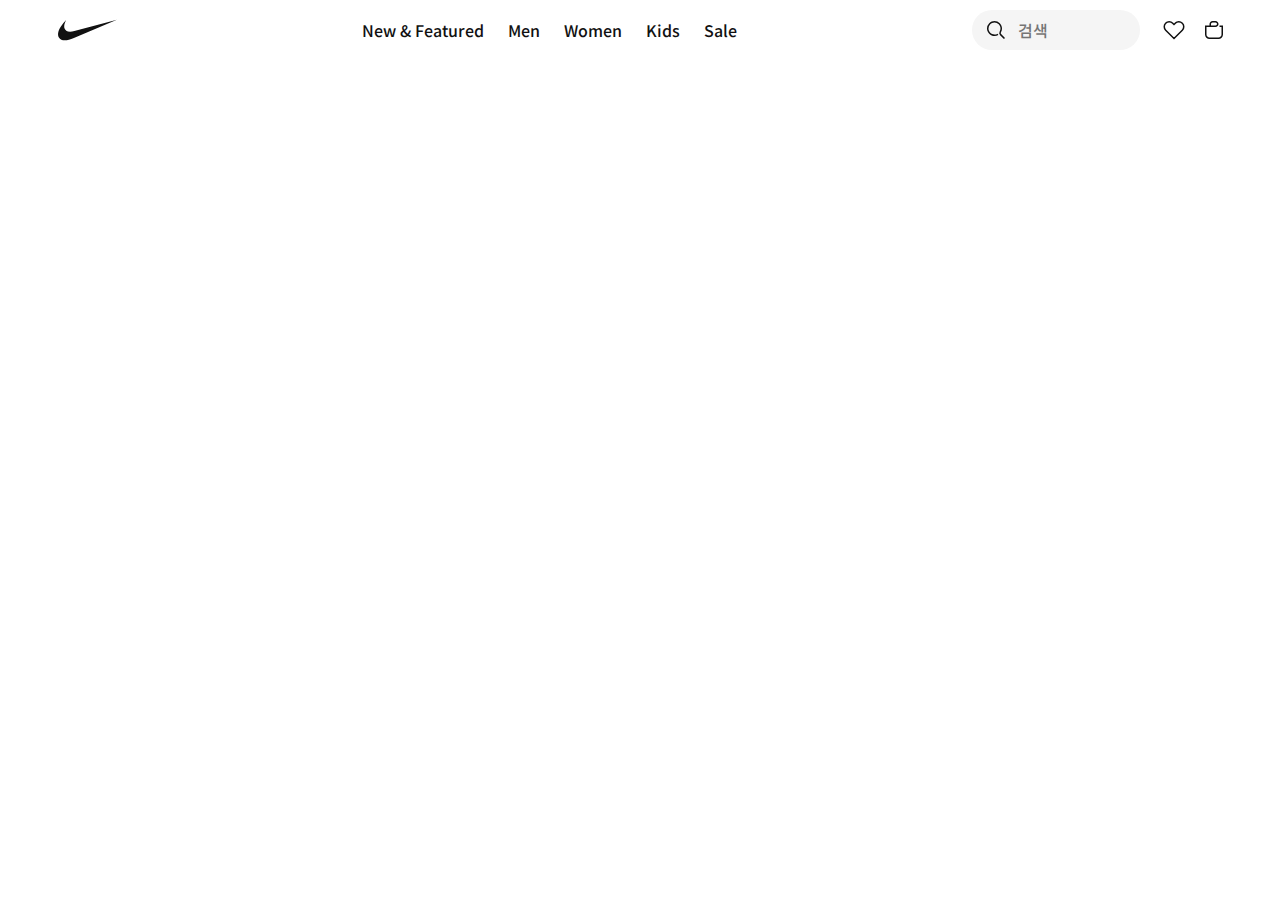
<file: vanilaproject-refactoring/pages/customerService/index.html>
<!DOCTYPE html>
<html lang="en">
<head>
    <meta charset="UTF-8">
    <meta name="viewport" content="width=device-width, initial-scale=1.0">
    <title>Document</title>
    <script src="../../components/header/index.js"></script>
</head>
<body>
    <custom-header/>
    <h1>고객센터</h1>
</body>
</html>
</file>
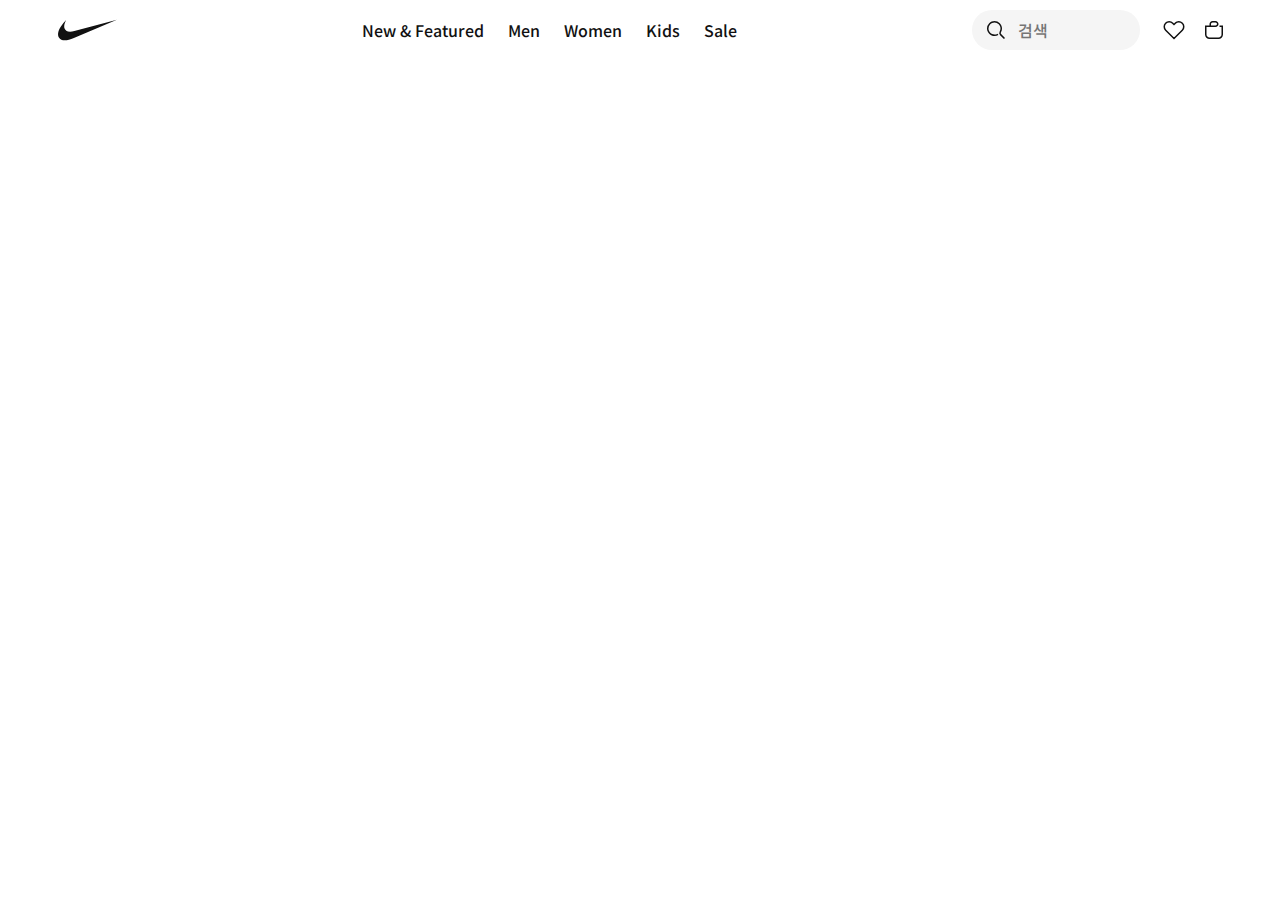
<file: vanilaproject-refactoring/pages/findStore/index.html>
<!DOCTYPE html>
<html lang="en">
<head>
    <meta charset="UTF-8">
    <meta name="viewport" content="width=device-width, initial-scale=1.0">
    <title>Document</title>
    <script src="../../components/header/index.js"></script>
</head>
<body>
    <custom-header/>
    <h3>매장찾기</h3>
</body>
</html>
</file>
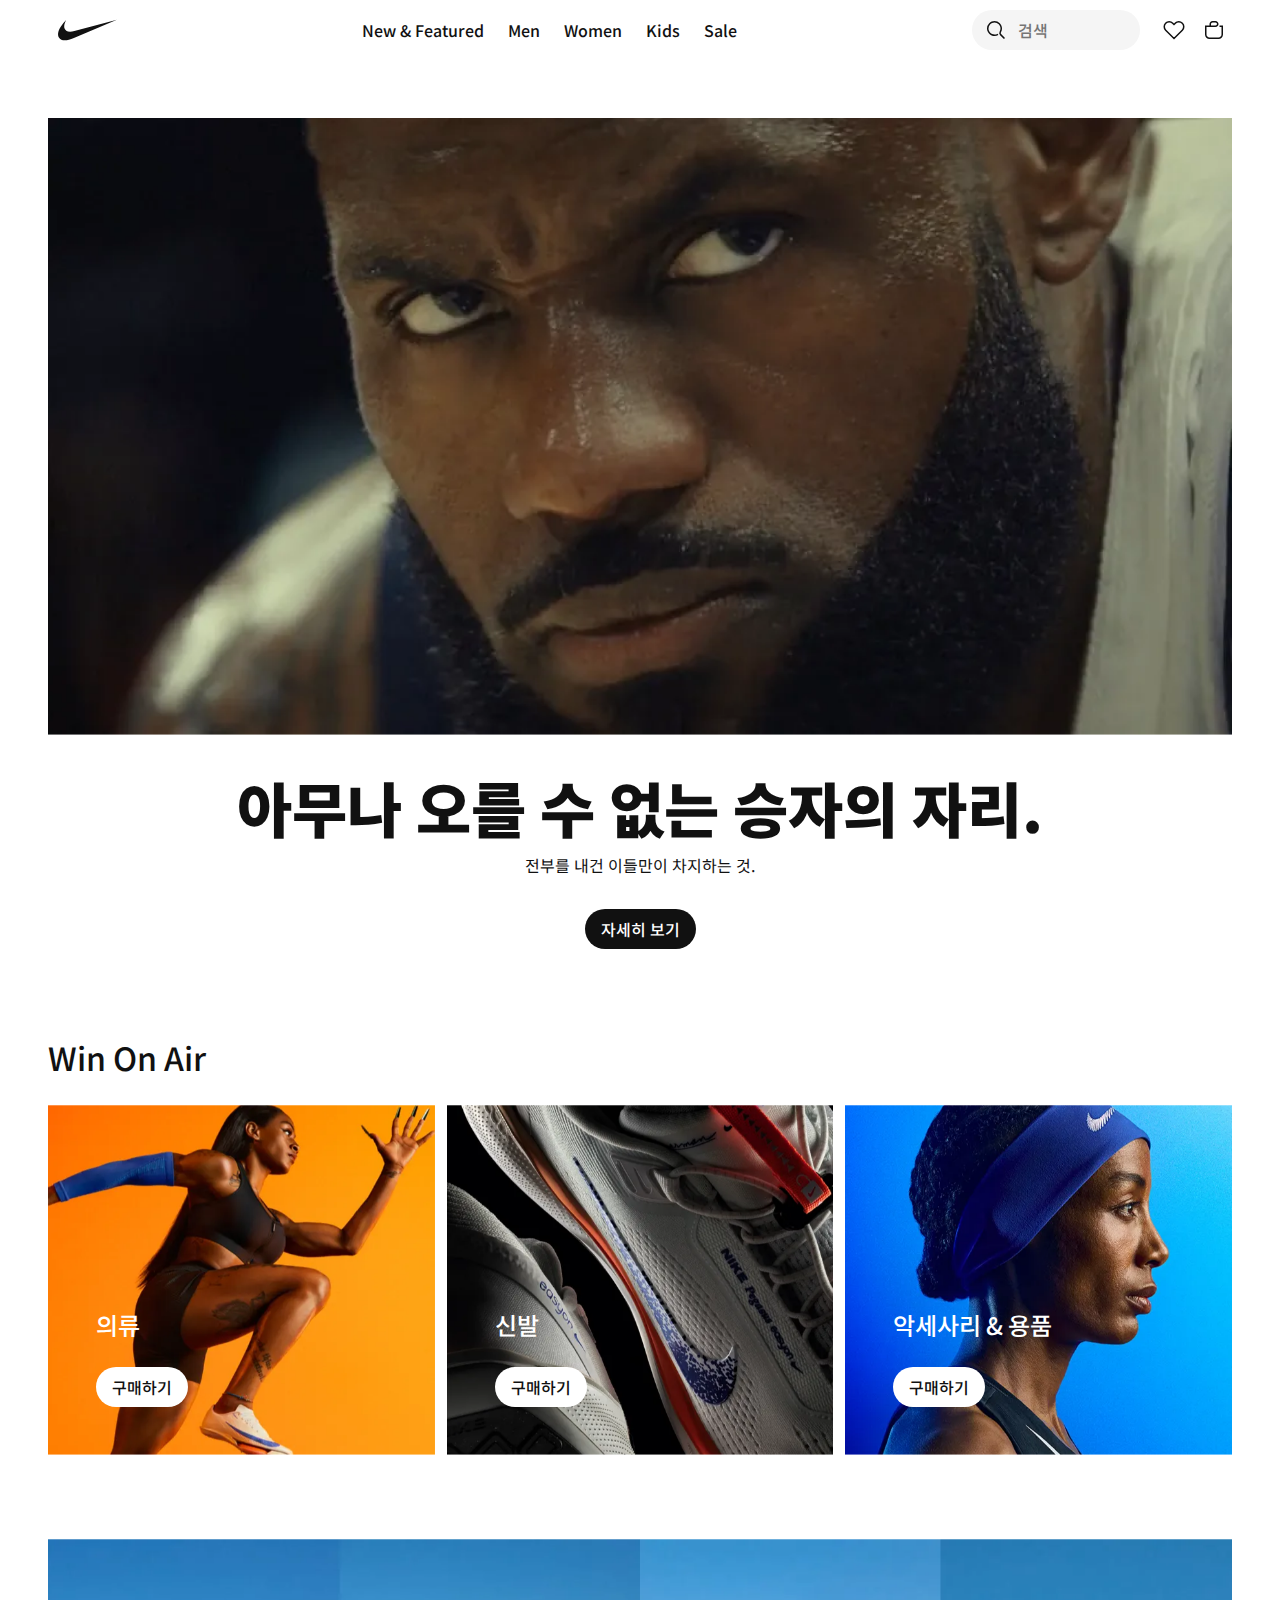
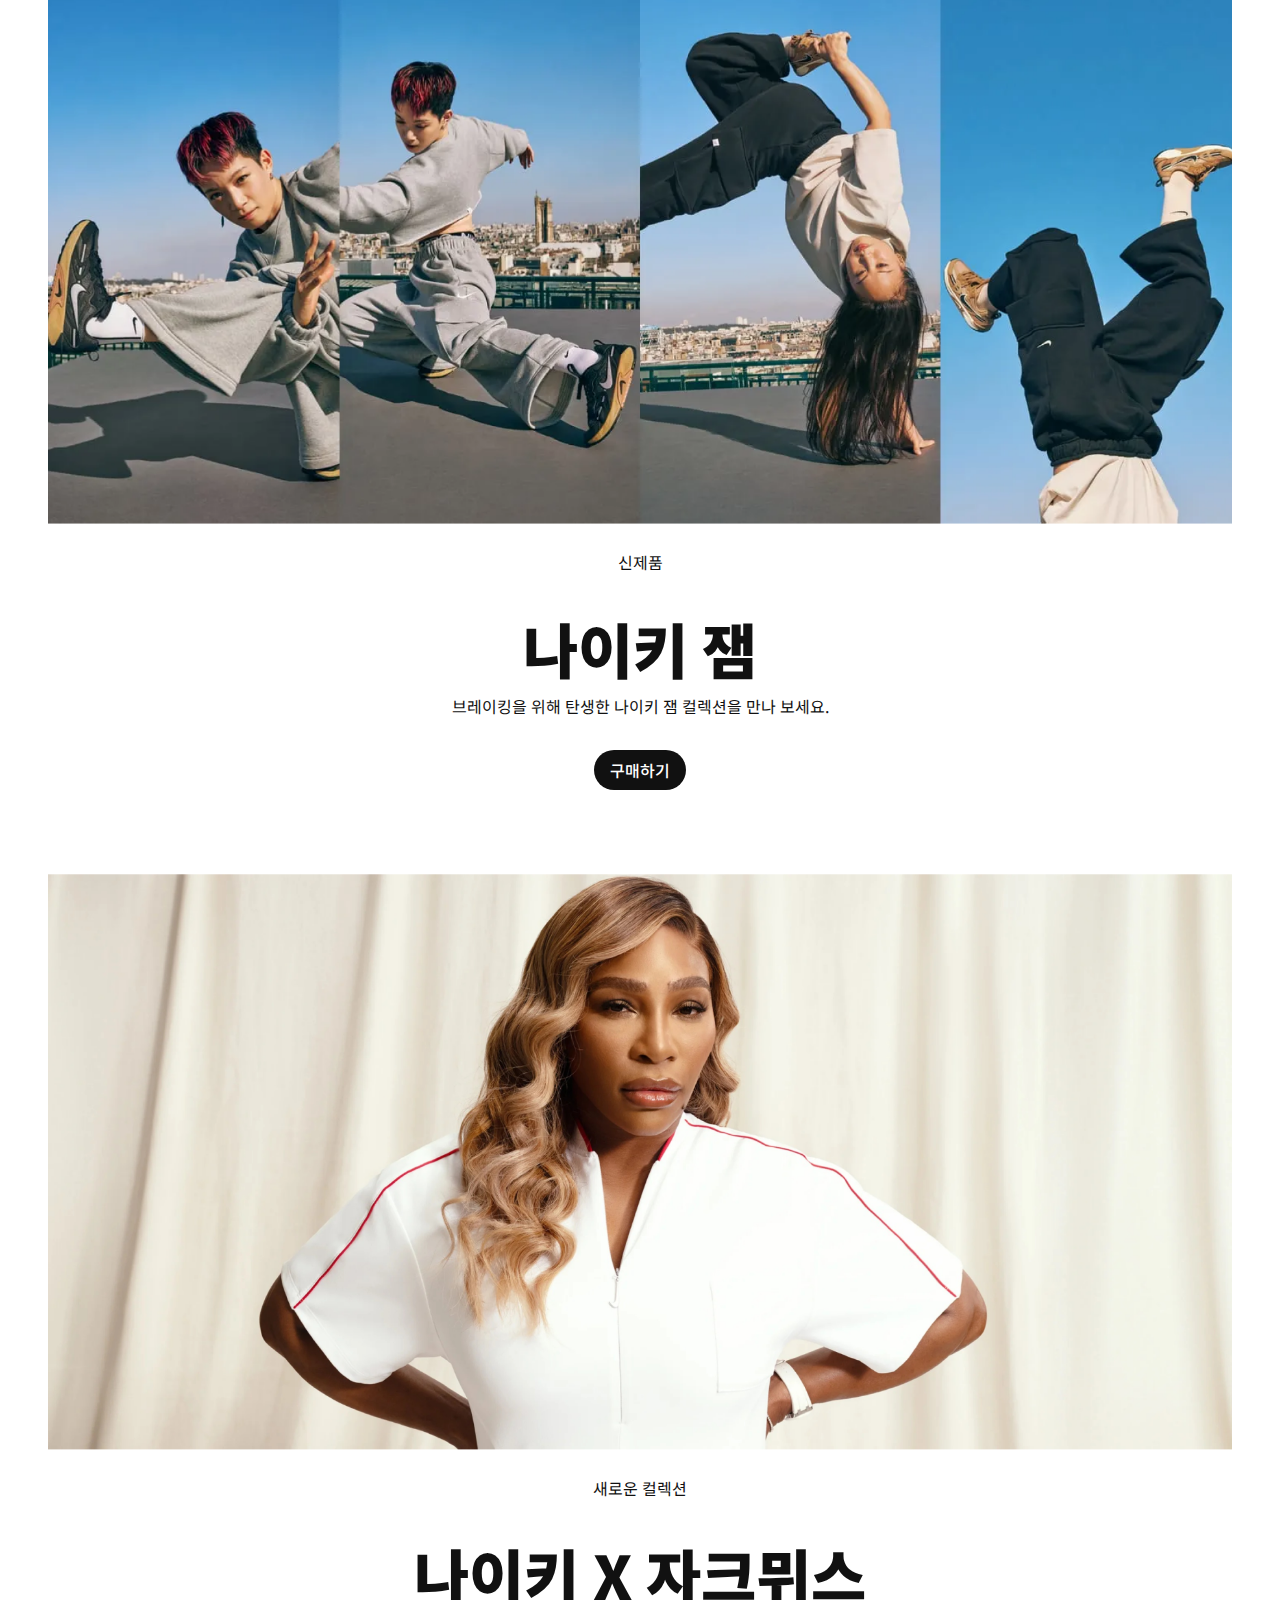
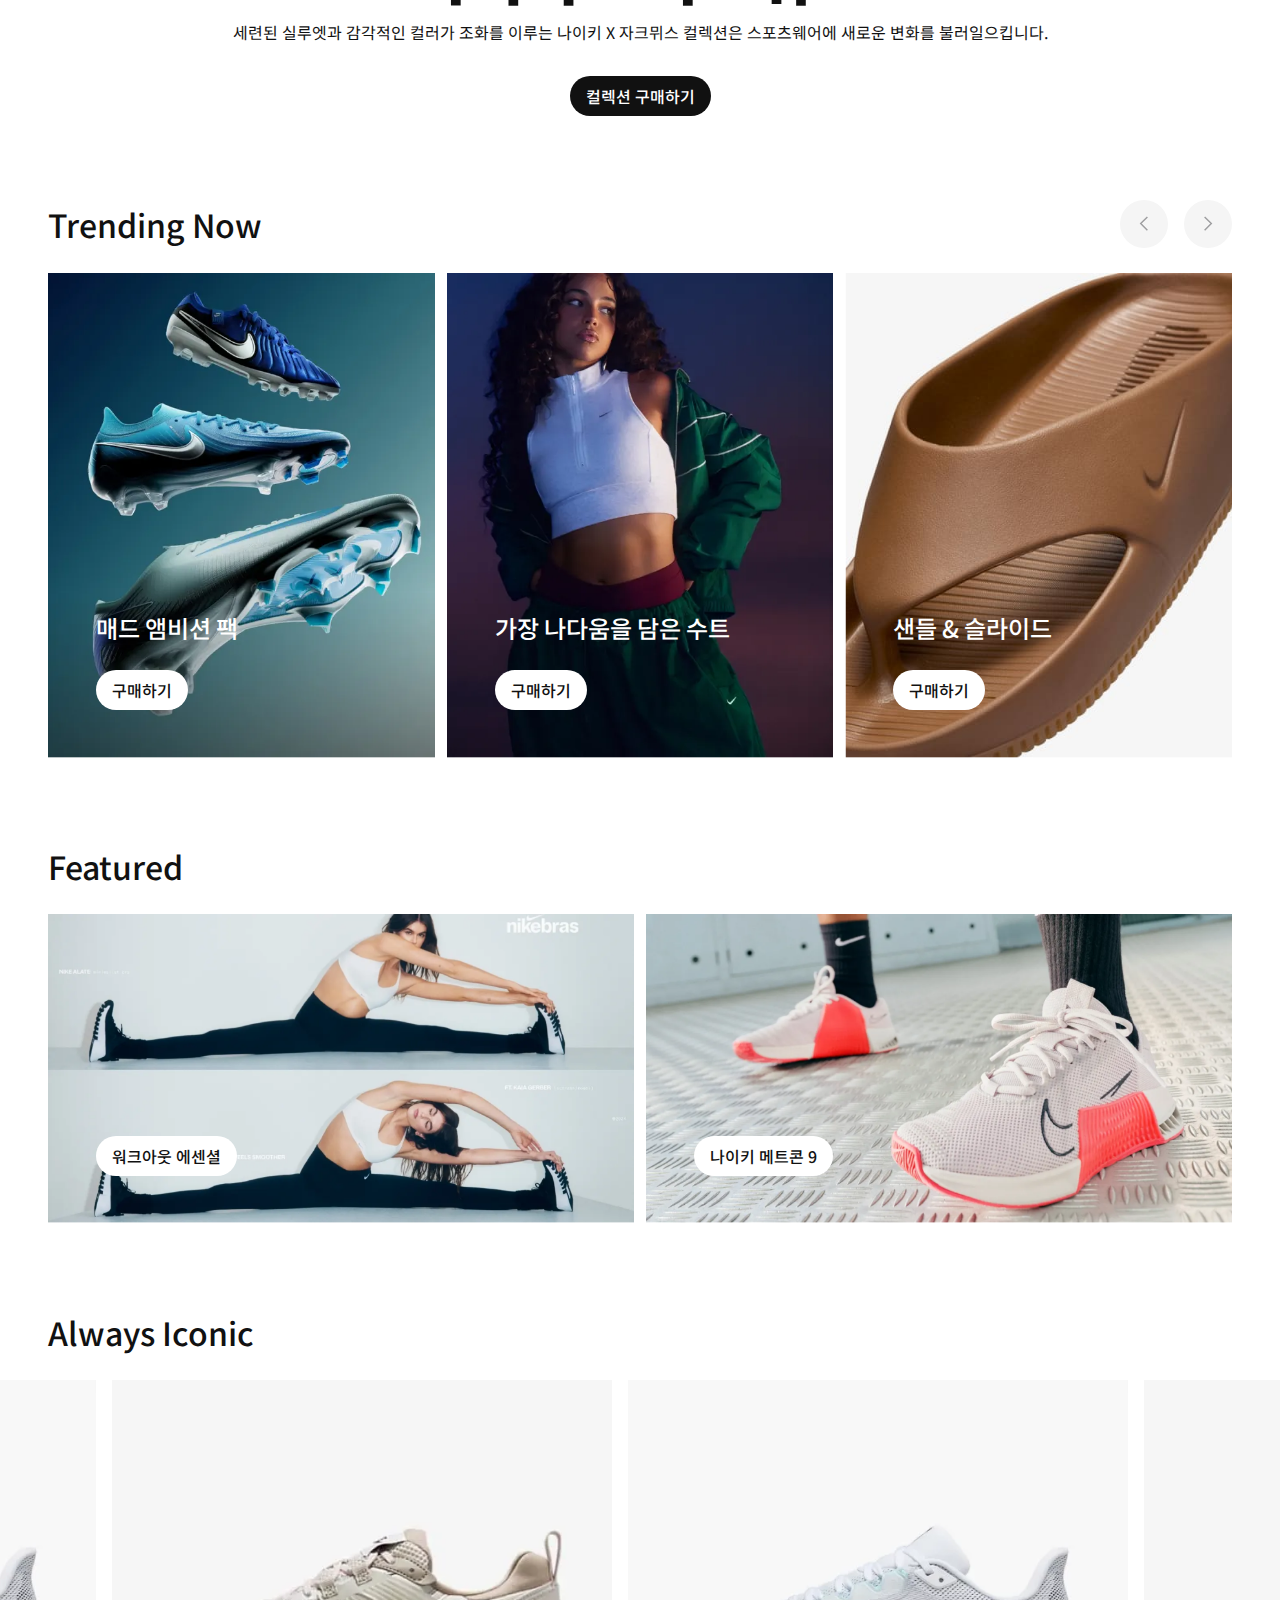
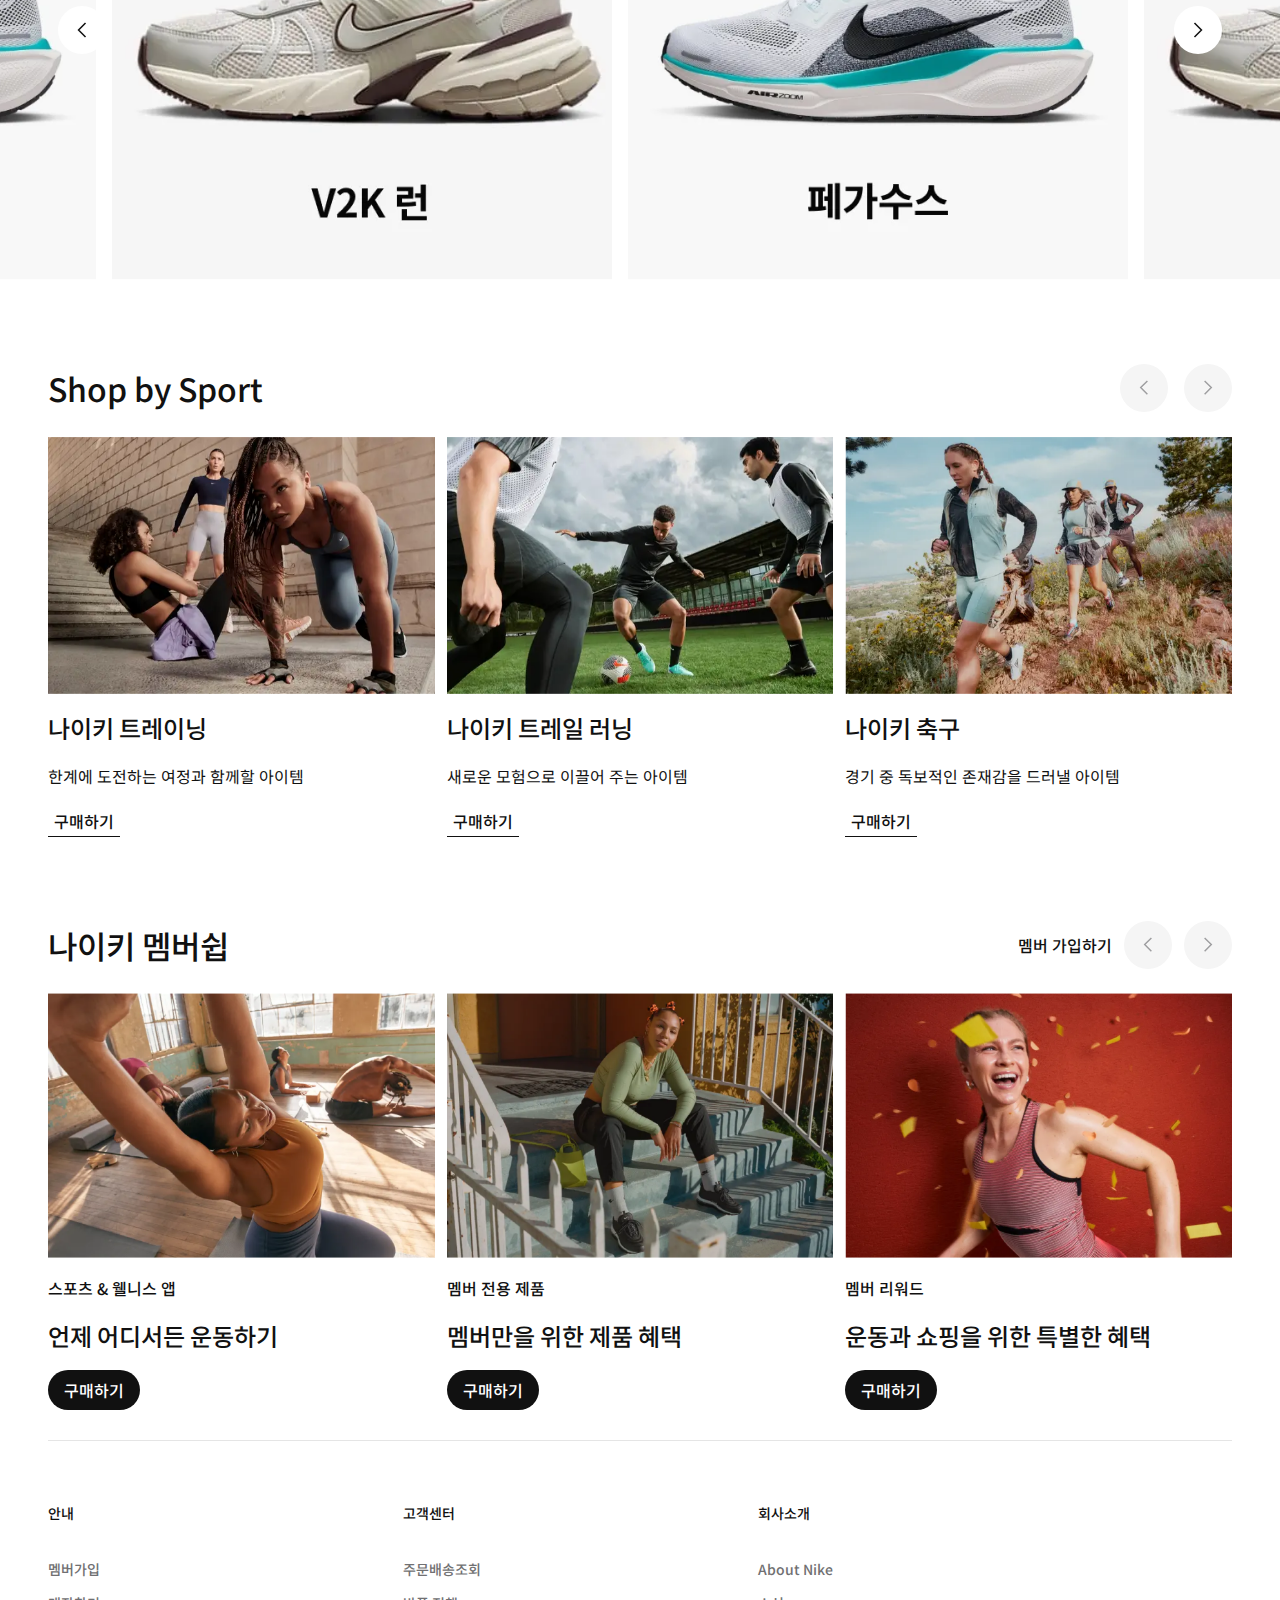
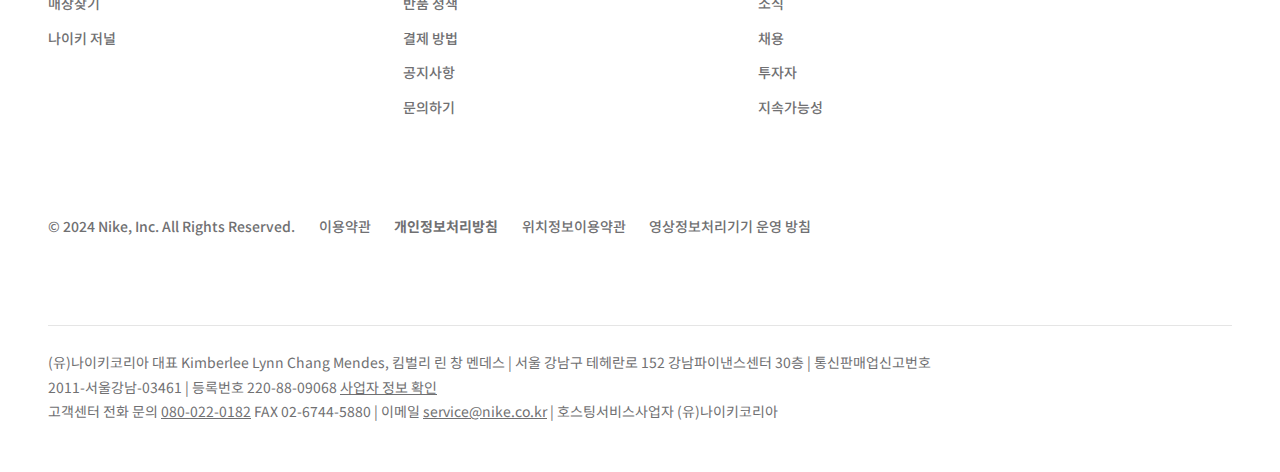
<file: vanilaproject-refactoring/pages/main/index.html>
<!DOCTYPE html>
<html lang="en">

<head>
  <meta charset="UTF-8">
  <meta name="viewport" content="width=device-width, initial-scale=1.0">
  <title>Vanila Project</title>
  <link rel="stylesheet" href="index.css"/>
  <link rel="stylesheet" href="../../css/reset.css"/>
  <link rel="stylesheet" href="../../css/common.css"/>
  <link rel="stylesheet" href="../../css/layout.css"/>
  <link href="https://fonts.googleapis.com/css2?family=Noto+Sans+KR:wght@100;300;400;500;700;900&display=swap"
    rel="stylesheet">
  <script src="../../components/header/index.js"></script>
  <script src="../../components/footer/index.js"></script>
</head>

<body>
  <custom-header />
  <main class="container section-wrapper">
    <!-- 인트로 -->
    <section class="section-intro">
      <img src="../../assets/banner.png" />
      <h1>아무나 오를 수 없는 승자의 자리.</h1>
      <p>전부를 내건 이들만이 차지하는 것.</p>
      <button class="filled-button">자세히 보기</button>
    </section>

    <!-- Win On Air -->
    <section class="section-category-wrapper">
      <h1>Win On Air</h1>

      <div class="section-category">
        <article>
          <img src="../../assets/winonair1.png" />
          <p>의류</p>
          <button class="filled-button light">
            구매하기
          </button>
        </article>
        <article>
          <img src="../../assets/winonair2.png" />
          <p>신발</p>
          <button class="filled-button light">
            구매하기
          </button>
        </article>
        <article>
          <img src="../../assets/winonair3.png" />
          <p>악세사리 & 용품</p>
          <button class="filled-button light">
            구매하기
          </button>
        </article>
      </div>
    </section>

    <!-- 나이키 잼 -->
    <section class="section-intro">
      <img src="../../assets/nikejam.png" />
      <p style="margin-top: 24px;">신제품</p>
      <h1>나이키 잼</h1>
      <p>브레이킹을 위해 탄생한 나이키 잼 컬렉션을 만나 보세요.</p>
      <button class="filled-button">구매하기</button>
    </section>

    <!-- 나이키 x 자크뮈스 -->
    <section class="section-intro">
      <img src="../../assets/collection.png" />
      <p style="margin-top: 24px;">새로운 컬렉션</p>
      <h1>나이키 X 자크뮈스</h1>
      <p>세련된 실루엣과 감각적인 컬러가 조화를 이루는 나이키 X 자크뮈스 컬렉션은 스포츠웨어에 새로운 변화를 불러일으킵니다.</p>
      <button class="filled-button">컬렉션 구매하기</button>
    </section>

    <!-- Trending Now -->
    <section class="section-category-wrapper">
     <div style="display: flex; justify-content: space-between;">
      <h1>Trending Now</h1>
      <div class="button-wrapper">
        <img class="left-button" style="margin-right: 12px;" src="../../assets/leftButton.svg" />
        <img class="right-button" src="../../assets/rightButton.svg" />
      </div>
     </div>

      <div class="section-category">
        <article>
          <img src="../../assets/trending1.png" />
          <p>매드 앰비션 팩</p>
          <button class="filled-button light">
            구매하기
          </button>
        </article>
        <article>
          <img src="../../assets/trending2.png" />
          <p>가장 나다움을 담은 수트</p>
          <button class="filled-button light">
            구매하기
          </button>
        </article>
        <article>
          <img src="../../assets/trending3.png" />
          <p>샌들 & 슬라이드</p>
          <button class="filled-button light">
            구매하기
          </button>
        </article>
      </div>
    </section>

    <!-- Featured -->
    <section class="section-featured-wrapper">
      <h1>Featured</h1>

      <div class="section-featured">
        <article>
          <img src="../../assets/featured1.png" />
          <button class="filled-button light">워크아웃 에센셜</button>
          <button class="filled-button">구매하기</button>
        </article>

        <article>
          <img src="../../assets/featured2.png" />
          <button class="filled-button light">나이키 메트콘 9</button>
          <button class="filled-button">구매하기</button>
        </article>
      </div>
    </section>

    <!-- Always Iconic -->
    <section class="section-slider">
      <h1>Always Iconic</h1>

      <div class="slider-wrapper">
        <nav class="button-wrapper">
          <button class="slider-left-button">
            <img src="../../assets/sliderButtonLeft.svg" />
          </button>
          <button class="slider-right-button">
            <img src="../../assets/sliderButtonRight.svg" />
          </button>
        </nav>
        <ul class="slider">
          <li>
            <img src="../../assets/product4.png" />
          </li>

          <li>
            <img src="../../assets/product5.png" />
          </li>

          <li>
            <img src="../../assets/product4.png" />
          </li>

          <li>
            <img src="../../assets/product5.png" />
          </li>

          <li>
            <img src="../../assets/product4.png" />
          </li>

          <li>
            <img src="../../assets/product5.png" />
          </li>

          <li>
            <img src="../../assets/product4.png" />
          </li>

          <li>
            <img src="../../assets/product5.png" />
          </li>
        </ul>
      </div>
    </section>

    <!-- Shop by Sport -->
    <section class="section-category-wrapper" style="width: 100%;">
      <div style="display: flex; justify-content: space-between;">
        <h1>Shop by Sport</h1>
        <div class="button-wrapper">
          <img class="left-button" style="margin-right: 12px;" src="../../assets/leftButton.svg" />
          <img class="right-button" src="../../assets/rightButton.svg" />
        </div>
      </div>
    
      <div class="section-sport">

        <article>
          <img src="../../assets/sport1.png" />
          <div>
            <h3>나이키 트레이닝</h3>
            <p>한계에 도전하는 여정과 함께할 아이템</p>
            <button>
              구매하기
            </button>
          </div>
        </article>

        <article>
          <img src="../../assets/sport2.png" />
          <div>
            <h3>나이키 트레일 러닝</h3>
            <p>새로운 모험으로 이끌어 주는 아이템</p>
            <button>
              구매하기
            </button>
          </div>
        </article>

        <article>
          <img src="../../assets/sprot3.png" />
          <div>
            <h3>나이키 축구</h3>
            <p>경기 중 독보적인 존재감을 드러낼 아이템</p>
            <button>
              구매하기
            </button>
          </div>
        </article>

        <article>
          <img src="../../assets/sport4.png" />
          <div>
            <h3>나이키 골프</h3>
            <p>골프 필드 위 자신감을
              더해주는 스타일</p>
            <button>
              구매하기
            </button>
          </div>
        </article>

        <article>
          <img src="../../assets/sport5.png" />
          <div>
            <h3>나이키 테니스</h3>
            <p>강력한 서브를
              돋보이게 하는 스타일</p>
            <button>
              구매하기
            </button>
          </div>
        </article>

      </div>
    </section>

    <!-- 멤버쉽 -->
    <section class="section-membership section-category-wrapper">
      <div style="display: flex; justify-content: space-between;">
        <h1>나이키 멤버쉽</h1>
        <div class="button-wrapper">
          <p>멤버 가입하기</p>
          <img class="left-button" src="../../assets/leftButton.svg" />
          <img class="right-button" src="../../assets/rightButton.svg" />
        </div>
      </div>

      <div class="section-category">
        <article>
          <img src="../../assets/membership1.png" />
          <p>스포츠 & 웰니스 앱</p>
          <h1>언제 어디서든 운동하기</h1>
          <button class="filled-button">
            구매하기
          </button>
        </article>
        <article>
          <img src="../../assets/membership2.png" />
          <p>멤버 전용 제품</p>
          <h1>멤버만을 위한 제품 혜택</h1>
          <button class="filled-button">
            구매하기
          </button>
        </article>
        <article>
          <img src="../../assets/membership3.png" />
          <p>멤버 리워드</p>
          <h1>운동과 쇼핑을 위한 특별한 혜택</h1>
          <button class="filled-button">
            구매하기
          </button>
        </article>
      </div>
    </section>

  </main>
  <div class="container">
    <custom-footer />
  </div>
  </div>

</body>
<script>
  const slider = document.querySelector('.slider');
  const slides = slider.querySelectorAll('li');
  const leftButton = document.querySelector('.slider-left-button');
  const rightButton = document.querySelector('.slider-right-button');

  let currentIdx = Math.floor(slides.length / 2);  // 중간 아이템으로 초기화
  let liWidth = slides[0].clientWidth;
  let translate = -liWidth * currentIdx;  // 중간 아이템에 맞춰 초기 translate 설정

  const mediaQuery = window.matchMedia("(max-width: 430px)");

  window.addEventListener('load', () => {
    if (mediaQuery.matches) {
      slider.style.transform = "0px";
    } else {
      slider.style.transform = `translateX(${translate}px)`;
    }
  });

  rightButton.addEventListener('click', function () {
    event.preventDefault();
    if (currentIdx !== slides.length - 1) {
      translate -= liWidth;
      slider.style.transform = `translateX(${translate}px)`;
      currentIdx += 1;
    }
  });

  leftButton.addEventListener('click', function () {
    event.preventDefault();
    if (currentIdx !== 0) {
      translate += liWidth;
      slider.style.transform = `translateX(${translate}px)`;
      currentIdx -= 1;
    }
  });
</script>

</html>
</file>
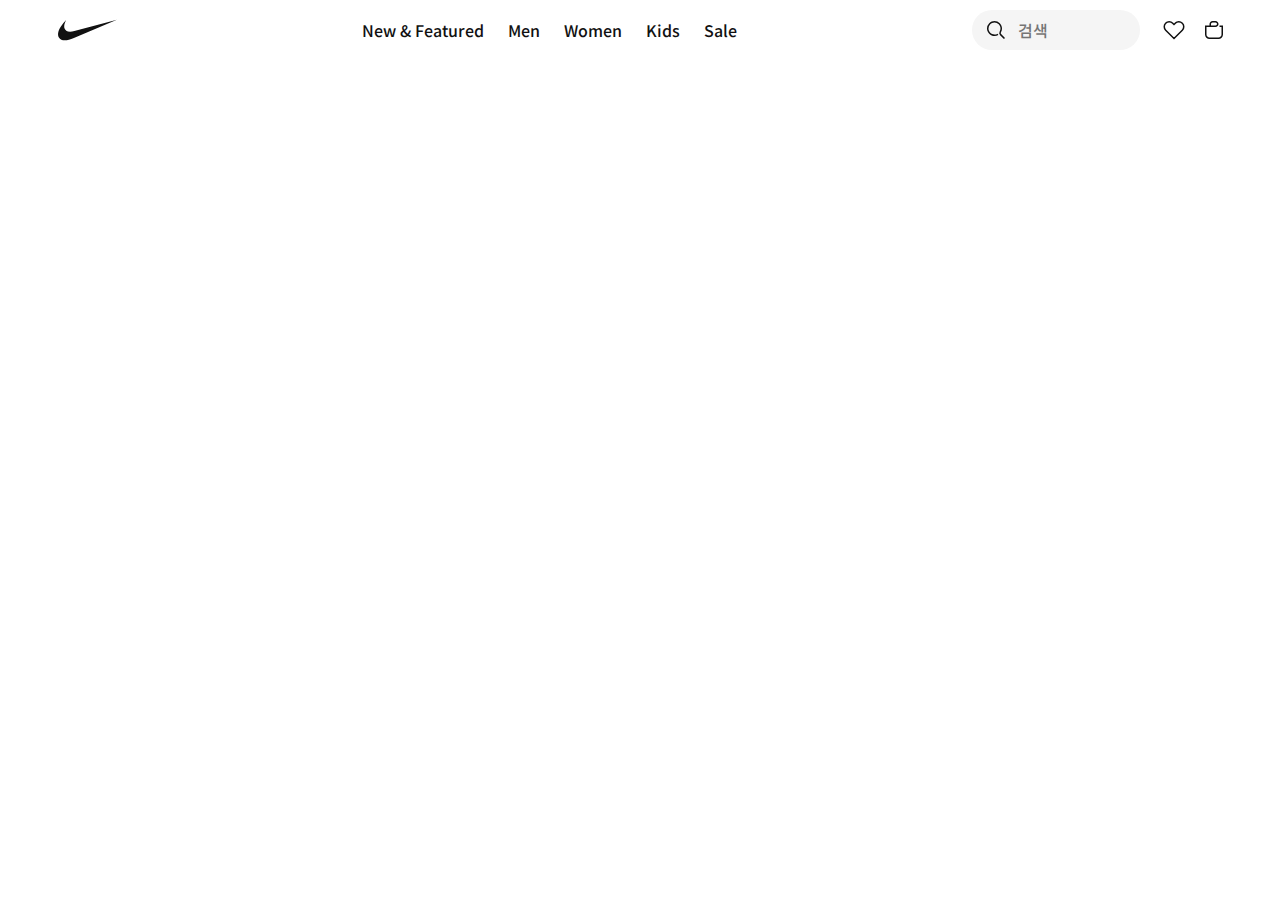
<file: vanilaproject-refactoring/pages/products/index.html>
<!DOCTYPE html>
<html lang="en">
<head>
    <meta charset="UTF-8">
    <meta name="viewport" content="width=device-width, initial-scale=1.0">
    <title>Document</title>
    <script src="../../components/header/index.js"></script>
</head>
<body>
    <custom-header/>
    <h3>상품리스트</h3>
</body>
</html>
</file>
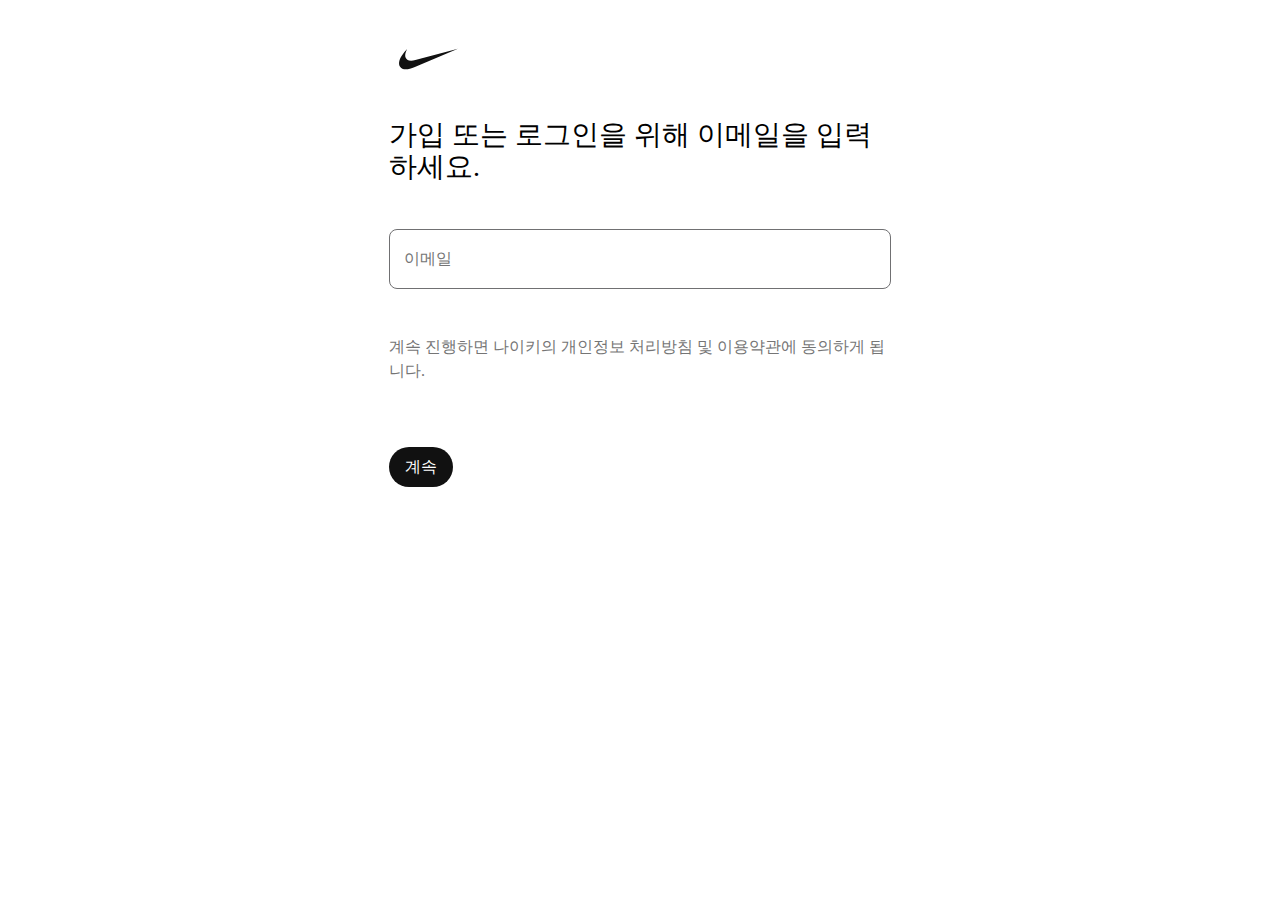
<file: vanilaproject-refactoring/pages/signin/index.html>
<!DOCTYPE html>
<html lang="en">
<head>
    <meta charset="UTF-8">
    <meta name="viewport" content="width=device-width, initial-scale=1.0">
    <title>로그인</title>
    <link rel="stylesheet" href="../../css/reset.css"/>
    <link rel="stylesheet" href="../../css/common.css"/>
    <link rel="stylesheet" href="../../css/layout.css"/>
    <link rel="stylesheet" href="index.css"/>
</head>
<body>    
    <main class="signup-container">
        <img src="../../assets/logo.svg"/>
        <h1>가입 또는 로그인을 위해 이메일을 입력하세요.</h1>
        <form>
            <div>
                <input placeholder="이메일"/>
            </div>
        </form>
        <p>계속 진행하면 나이키의 개인정보 처리방침  및 이용약관에 동의하게 됩니다.</p>

        <button class="filled-button">계속</button>
    </main>
    </div>
</body>
</html>
</file>
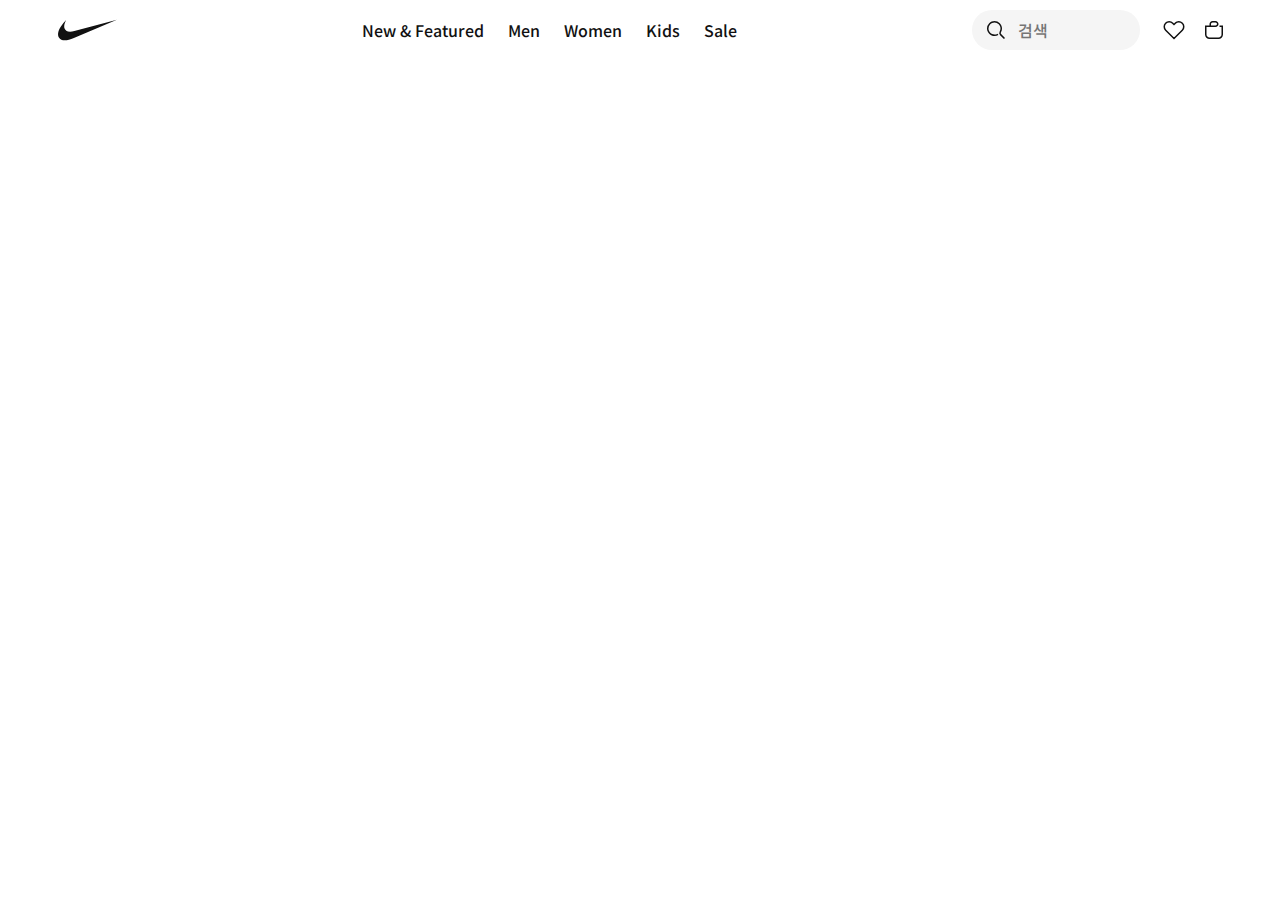
<file: vanilaproject-refactoring/pages/signup/index.html>
<!DOCTYPE html>
<html lang="en">
<head>
    <meta charset="UTF-8">
    <meta name="viewport" content="width=device-width, initial-scale=1.0">
    <title>Document</title>
    <script src="../../components/header/index.js"></script>
</head>
<body>
    <custom-header/>
    <h1>가입페이지</h1>
</body>
</html>
</file>
<file: vanilaproject-refactoring/pages/main/index.css>
/* 공통 레이아웃 */

.section-wrapper {
    display: flex;
    flex-direction: column;
    gap: 84px;    
}

.section-wrapper > section:first-child {
    margin-top: calc(60px + 58px);
}

section:nth-last-of-type(1) {
    padding-bottom: 30px;
    border-bottom: 1px solid #E5E5E5;    
}

/* 인트로 */

.section-intro {
    display: flex;
    flex-direction: column;
    align-items: center;    
}

.section-intro > img {
    width: 100%;
    height: auto;
    object-fit: cover;    
}

.section-intro > h1 {
    color: var(--111111, #111);
    text-align: center;
    font-family: "Noto Sans KR";
    font-size: 60px;
    font-style: normal;
    font-weight: 900;
    line-height: 72px; /* 120% */
    text-transform: uppercase;
    margin-top: 36px;
}

.section-intro > p {
    color: var(--111111, #111);
    text-align: center;
    font-family: "Noto Sans KR";
    font-size: 16px;
    font-style: normal;
    font-weight: 400;
    line-height: 28px; /* 175% */
    margin-top: 8px;
}

.section-intro > button {
    margin-top: 30px;
    color: var(--FFFFFF, #FFF);
    text-align: center;
    font-family: "Noto Sans KR";
    font-size: 16px;
    font-style: normal;
    font-weight: 500;
    line-height: 28px; /* 175% */
}

/* 카테고리 */

.section-category-wrapper {
    display: flex;
    flex-direction: column;
    flex-wrap: wrap;
    justify-content: space-between;
    gap: 24px;  
}

.section-category {
    display: flex;
    gap: 12px;
}

.section-category-wrapper h1 {
    color: var(--111111, #111);
font-family: "Noto Sans KR";
font-size: 32px;
font-style: normal;
font-weight: 500;
line-height: 48px; /* 150% */
}

.section-category > article {
    position: relative;
    flex: 1;
}

.section-category > article > button {
    position: absolute;
    left: 48px;
    bottom: 48px;
    color: var(--111111, #111);
    text-align: center;
    font-family: "Noto Sans KR";
    font-size: 16px;
    font-style: normal;
    font-weight: 500;
    line-height: 28px; /* 175% */
}

.section-category > article > p {
    position: absolute;
    left: 48px;
    bottom: 112.2px;
    color: var(--FFFFFF, #FFF);
    font-family: "Noto Sans KR";
    font-size: 24px;
    font-style: normal;
    font-weight: 500;
    line-height: 36px; /* 150% */
}

.section-category > article > img {
    width: 100%;
    height: 100%;
    object-fit: cover;  
    overflow: hidden;
}

/* Featured */

.section-featured-wrapper {
    display: flex;
    flex-direction: column;
    gap: 24px;
}

.section-featured-wrapper > h1 {
    color: var(--111111, #111);
    font-family: "Noto Sans KR";
    font-size: 32px;
    font-style: normal;
    font-weight: 500;
    line-height: 48px; /* 150% */
}

.section-featured {
    display: flex;
    gap: 12px;
}

.section-featured > article {
    position: relative;
    flex: 1;
}

.section-featured > article > img {    
    width: 100%;    
}

.section-featured > article > button {
    position: absolute;
    left: 48px;
    bottom: 48px;
}

.section-featured > article > button:nth-of-type(2) {
    display: none;
}

/* Slider */

.section-slider {
    display: flex;
    flex-direction: column;
    gap: 24px;
}

.section-slider .slider-wrapper {        
    position: relative;    
}

.slider-wrapper .slider {
    display: flex;
    gap: 16px;      
    transition: all 0.5s; 
}

.slider-wrapper .slider > li {
    width: 500px;
    height: 500px;
    flex-shrink: 0;       
}

.slider-wrapper .slider > li > img {
    width: 100%;
    height: 100%;    
    object-fit: cover;
}

.section-slider > h1 {
    color: var(--111111, #111);
    font-family: "Noto Sans KR";
    font-size: 32px;
    font-style: normal;
    font-weight: 500;
    line-height: 48px; /* 150% */
}

.slider-wrapper .button-wrapper button {
    width: 48px;
    height: 48px;
    padding: 12px;
    border-radius: 24px;
    background: var(--FFFFFF, #FFF);
    border: none;
    position: absolute;
    top: 50%;
    transform: translateY(-50%);
    z-index: 20; 
}

.slider-wrapper .button-wrapper button:nth-child(1) {    
    left: 10px;   
}

.slider-wrapper .button-wrapper button:nth-child(2) {
    right: 10px;
}

/* Shop by Sport */

.section-sport {
    display: flex;
    gap: 12px;
}

.section-sport > article {
    display: flex;
    flex-direction: column;
    align-items: flex-start;
    gap: 16px;
    flex: 1;
}

.section-sport > article:nth-child(n + 4) {
    display: none;
}

.section-sport > article  > img {
    width: 100%;
    height: 100%;
    object-fit: cover;
}

.section-sport > article > div {
    display: flex;
    flex-direction: column;
    align-items: flex-start;
    gap: 16px;
}

.section-sport > article > div > h3 {
    color: var(--111111, #111);
    font-family: "Noto Sans KR";
    font-size: 24px;
    font-style: normal;
    font-weight: 500;
    line-height: 36px; /* 150% */
}

.section-sport > article > div > p {
    color: var(--111111, #111);
    font-family: "Noto Sans KR";
    font-size: 16px;
    font-style: normal;
    font-weight: 400;
    line-height: 28px; /* 175% */
}

.section-sport > article > div > button {
    color: var(--111111, #111);
    font-family: "Noto Sans KR";
    font-size: 16px;
    font-style: normal;
    font-weight: 500;
    line-height: 28px; /* 175% */
    border: none;
    border-bottom: 1px solid var(--111111, #111);
    background: rgba(255, 255, 255, 0.00);
}

/* 멤버쉽 */

.section-membership .button-wrapper {
    display: flex;
    align-items: center;
    gap: 12px;
}

.section-membership .button-wrapper > p {
    color: var(--111111, #111);
    font-family: "Noto Sans KR";
    font-size: 16px;
    font-style: normal;
    font-weight: 500;
    line-height: 28px; /* 175% */
}

.section-membership .section-category > article {
    display: flex;
    flex-direction: column;
    align-items: flex-start;
    gap: 16px;
}

.section-membership .section-category > article > p {
    position: relative;
    left: 0;
    bottom: 0;
    color: var(--111111, #111);
    font-family: "Noto Sans KR";
    font-size: 16px;
    font-style: normal;
    font-weight: 500;
    line-height: 28px; /* 175% */
}

.section-membership .section-category > article > h1 {
    color: var(--111111, #111);
    font-family: "Noto Sans KR";
    font-size: 24px;
    font-style: normal;
    font-weight: 500;
    line-height: 36px; /* 150% */
}

.section-membership .section-category > article > button {
    position: relative;
    left: 0;
    bottom: 0;
    color: var(--FFFFFF, #FFF);
    text-align: center;
    font-family: "Noto Sans KR";
    font-size: 16px;
    font-style: normal;
    font-weight: 500;
    line-height: 28px; /* 175% */
}

@media(max-width: 430px) {

    section:nth-last-of-type(1) {
        padding: 0;
        border: none;
    }

    /* 인트로 */
    .section-wrapper > section:first-child {
        margin-top: 24px;
    }

    .section-intro > img {        
        height: 457px;
        object-fit: cover;
    }

    .section-intro {
        align-items: flex-start;
    }

    .section-intro > h1 {
        font-size: 40px;
        font-weight: 500;
        line-height: 48px;
        margin-top: 24px;
        text-align: left;
    }

    .section-intro > p {
        margin-top: 24px;
        text-align: left;
    }

    .section-intro > button {
        margin-top: 24px;
    }
    
    .section-category-wrapper {
        width: 100vw;
    }

    .section-category-wrapper > h1 {
        color: var(--111111, #111);        
        font-size: 24px;        
        font-weight: 500;
        line-height: 36px; /* 150% */
    }

    .section-category {                        
        overflow-x: scroll;    
        scroll-behavior: smooth;    
    }

    .section-category > article > img {   
        width: auto;
        max-height: 375px;
        aspect-ratio:  1 / 1.25;
    }

    .section-category > article:last-child {
        padding-right: 12px;
    }

    .section-category > article > button {
        position: relative;
        top: 0;
        left: 0;
        background: var(--111111, #111);
        color: var(--FFFFFF, #FFF);
    }

    .section-category > article {
        display: flex;
        flex-direction: column;
        align-items: flex-start;
        gap: 16px;        
    }

    .section-category > article > p {
        position: relative;
        top: 0;
        left: 0;
        color: var(--111111, #111);
        font-family: "Noto Sans KR";
        font-size: 20px;
        font-style: normal;
        font-weight: 500;
        line-height: 35px; /* 175% */
    }

    .section-category-wrapper .button-wrapper {
        display: none;
    }

    /* Featured */

    .section-featured {
        flex-direction: column;
        gap: 48px;
    }

    .section-featured > article {
        display: flex;
        flex-direction: column;
        align-items: flex-start;
        gap: 24px;
    }

    .section-featured > article > button:nth-of-type(1) {
        position: relative;
        left: 0;
        bottom: 0;      
        padding-left: 0;          
    }

    .section-featured > article > button:nth-of-type(2) {
        display: block;
        position: relative;
        left: 0;
        bottom: 0;        
    }

    /* Slider */

    .slider-wrapper .slider > li {
        width: 300px;
        height: 300px;        
    }

    .slider-wrapper .button-wrapper {
        display: none;
    }

    .slider-wrapper .slider {
        width: 100vw;
        gap: 12px;
        overflow-x: scroll;
        overflow-y: hidden;
    }

    /* Shop by Sport */

    .section-sport {
        flex-direction: column;
        gap: 20px;        
    }

    .section-sport > article {
        flex-direction: row-reverse;
    }

    .section-sport > article:nth-child(n + 4) {
        display: flex;
    }

    .section-sport > article > img {
        width: 110px;
        height: 110px;
        border-radius: 10px;        
    }

    .section-sport > article > div > h3 {
    color: var(--707072, #707072);
    font-family: "Noto Sans KR";
    font-size: 14px;
    font-style: normal;
    font-weight: 400;
    line-height: 24.5px; /* 175% */
    }

    .section-sport > article > div > p {
    color: var(--111111, #111);
    font-family: "Noto Sans KR";
    font-size: 20px;
    font-style: normal;
    font-weight: 500;
    line-height: 35px; /* 175% */
    }

    .section-sport > article > div > button {
        display: none;
    }

    /* 멤버쉽 */

    .section-membership .button-wrapper {
        display: flex;
        margin-right: 48px;
    }

    .section-membership .button-wrapper > p {
        color: var(--111111, #111);
        font-family: "Noto Sans KR";
        font-size: 16px;
        font-style: normal;
        font-weight: 500;
        line-height: 28px; /* 175% */
    }

    .section-membership .button-wrapper > img {
        display: none;
    }
 }
</file>
<file: vanilaproject-refactoring/css/common.css>
.filled-button {
    padding: 6px 16px;
    border-radius: 999px;
    background: var(--111111, #111);
    color: #ffffff;
    border: none;
    cursor: pointer;
    color: var(--FFFFFF, #FFF);
    text-align: center;
    font-family: "Noto Sans KR";
    font-size: 16px;
    font-style: normal;
    font-weight: 500;
    line-height: 28px; /* 175% */
}

.light {    
    background: var(--FFFFFF, #FFF);
    color: var(--111111, #111);
}

.border-button {
    padding: 6px 16px;
    border-radius: 999px;
    border: 1px solid var(--CACACB, #CACACB);
    background: var(--FFFFFF, #FFF);
    cursor: pointer;
}

.left-button {    
    width: 48px;
    height: 48px;
    padding: 12px;
    border-radius: 24px;
    background: var(--F5F5F5, #F5F5F5);   
    cursor: pointer;       
}

.right-button {
    width: 48px;
    height: 48px;
    padding: 12px;
    border-radius: 24px;
    background: var(--F5F5F5, #F5F5F5);    
    cursor: pointer;
}
</file>
<file: vanilaproject-refactoring/css/layout.css>
.container {
    margin: 0 48px;    
}

@media(max-width: 430px) { 
    .container {
        margin: 0 24px;    
    }
}
</file>
<file: vanilaproject-refactoring/pages/signin/index.css>
.signup-container {
    max-width: 502px;
    margin: 0 auto;
    display: flex;
    flex-direction: column;
    align-items: flex-start;    
}

.signup-container > img {
    margin: 20px 0px;
}

.signup-container > h1 {
    color: #000;
    font-family: Pretendard;
    font-size: 28px;
    font-style: normal;
    font-weight: 400;
    line-height: 32px; /* 114.286% */
}

.signup-container > form {
    width: 100%;
    margin-top: 46px;
}

.signup-container > form > div {        
    border-radius: 8px;
    border: 1px solid var(--707072, #707072);
    flex: 1;
}

.signup-container > form > div > input {    
    border: none;
    margin: 16px 12px;
    color: var(--111111, #111111);
    font-family: Pretendard;
    font-size: 16px;
    font-style: normal;
    font-weight: 400;
    line-height: 24px; /* 150% */
}

.signup-container > p {
    color: #757575;
    font-family: Pretendard;
    font-size: 16px;
    font-style: normal;
    font-weight: 400;
    line-height: 24px;
    margin-top: 46px;
}

.signup-container > button {
    margin-top: 64px;    
}

@media(max-width: 430px) {
    .signup-container {
        margin: 0px 36px;
    }

    .signup-container > form {
        margin-top: 28px;
    }
}
</file>
